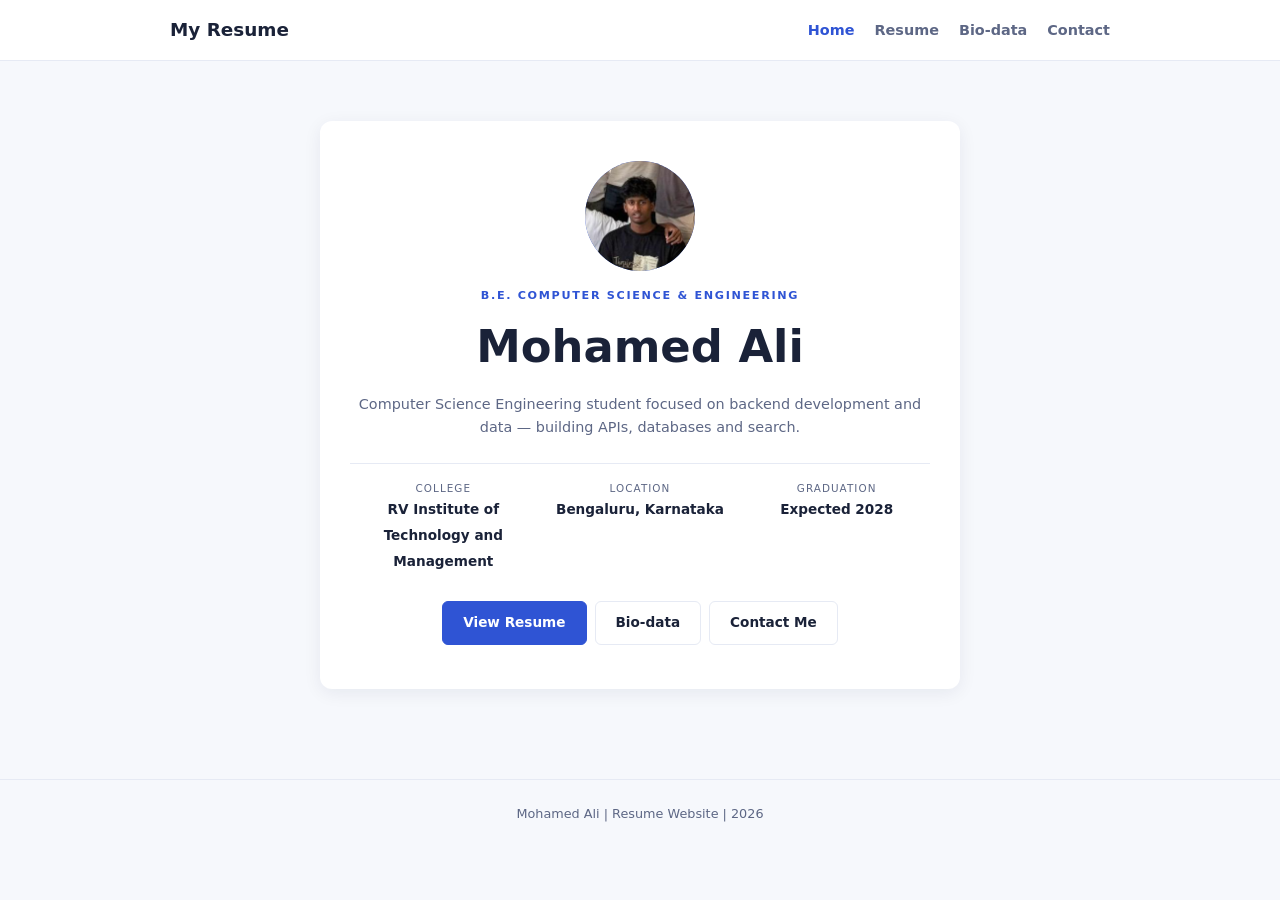
<file: index.html>
<!DOCTYPE html><html lang="en"><head><meta charset="UTF-8"><meta name="viewport" content="width=device-width,initial-scale=1"><title>Home | Mohamed Ali</title><link rel="stylesheet" href="css/style.css"></head><body>
<header class="nav"><div class="wrap"><a class="logo" href="index.html">My Resume</a><button id="menuBtn" aria-label="menu">&#9776;</button><nav><a href="index.html">Home</a><a href="resume.html">Resume</a><a href="bio-data.html">Bio-data</a><a href="contact.html">Contact</a></nav></div></header>
<main class="hero"><div class="wrap"><div class="card fade">
<img class="avatar" src="images/profile.jpg" alt="Mohamed Ali"><div class="tag">B.E. Computer Science &amp; Engineering</div>
<h1>Mohamed Ali</h1>
<p style="color:var(--muted)">Computer Science Engineering student focused on backend development and data — building APIs, databases and search.</p>
<div class="facts"><div><small>College</small><b>RV Institute of Technology and Management</b></div><div><small>Location</small><b>Bengaluru, Karnataka</b></div><div><small>Graduation</small><b>Expected 2028</b></div></div>
<a class="btn primary" href="resume.html">View Resume</a><a class="btn" href="bio-data.html">Bio-data</a><a class="btn" href="contact.html">Contact Me</a>
</div></div></main>
<footer>Mohamed Ali | Resume Website | 2026</footer><script src="https://code.jquery.com/jquery-3.7.1.min.js"></script><script src="js/script.js"></script></body></html>
</file>
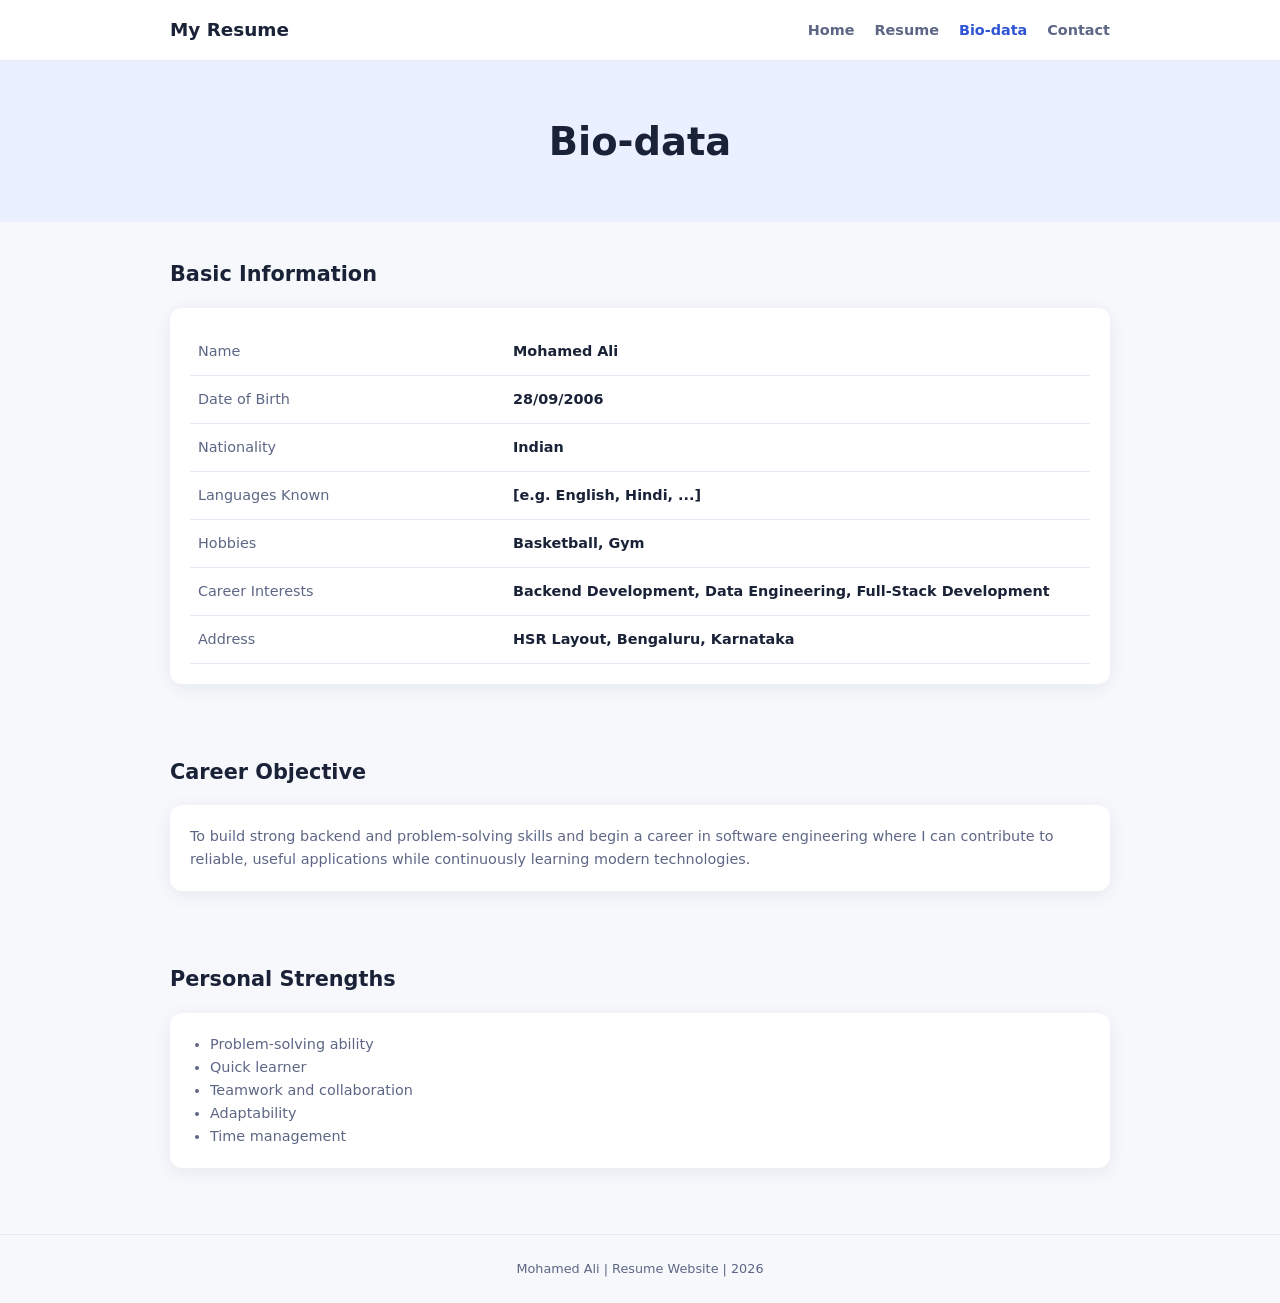
<file: bio-data.html>
<!DOCTYPE html><html lang="en"><head><meta charset="UTF-8"><meta name="viewport" content="width=device-width,initial-scale=1"><title>Bio-data | Mohamed Ali</title><link rel="stylesheet" href="css/style.css"></head><body>
<header class="nav"><div class="wrap"><a class="logo" href="index.html">My Resume</a><button id="menuBtn" aria-label="menu">&#9776;</button><nav><a href="index.html">Home</a><a href="resume.html">Resume</a><a href="bio-data.html">Bio-data</a><a href="contact.html">Contact</a></nav></div></header>
<div class="page-title"><h1>Bio-data</h1></div>
<main class="wrap">
<section><h2>Basic Information</h2><div class="card fade"><table>
<tr><td>Name</td><td>Mohamed Ali</td></tr>
<tr><td>Date of Birth</td><td>28/09/2006</td></tr>
<tr><td>Nationality</td><td>Indian</td></tr>
<tr><td>Languages Known</td><td>[e.g. English, Hindi, ...]</td></tr>
<tr><td>Hobbies</td><td>Basketball, Gym</td></tr>
<tr><td>Career Interests</td><td>Backend Development, Data Engineering, Full-Stack Development</td></tr>
<tr><td>Address</td><td>HSR Layout, Bengaluru, Karnataka</td></tr></table></div></section>
<section><h2>Career Objective</h2><div class="card fade"><p>To build strong backend and problem-solving skills and begin a career in software engineering where I can contribute to reliable, useful applications while continuously learning modern technologies.</p></div></section>
<section><h2>Personal Strengths</h2><div class="card fade"><ul class="list"><li>Problem-solving ability</li><li>Quick learner</li><li>Teamwork and collaboration</li><li>Adaptability</li><li>Time management</li></ul></div></section>
</main>
<footer>Mohamed Ali | Resume Website | 2026</footer><script src="https://code.jquery.com/jquery-3.7.1.min.js"></script><script src="js/script.js"></script></body></html>
</file>
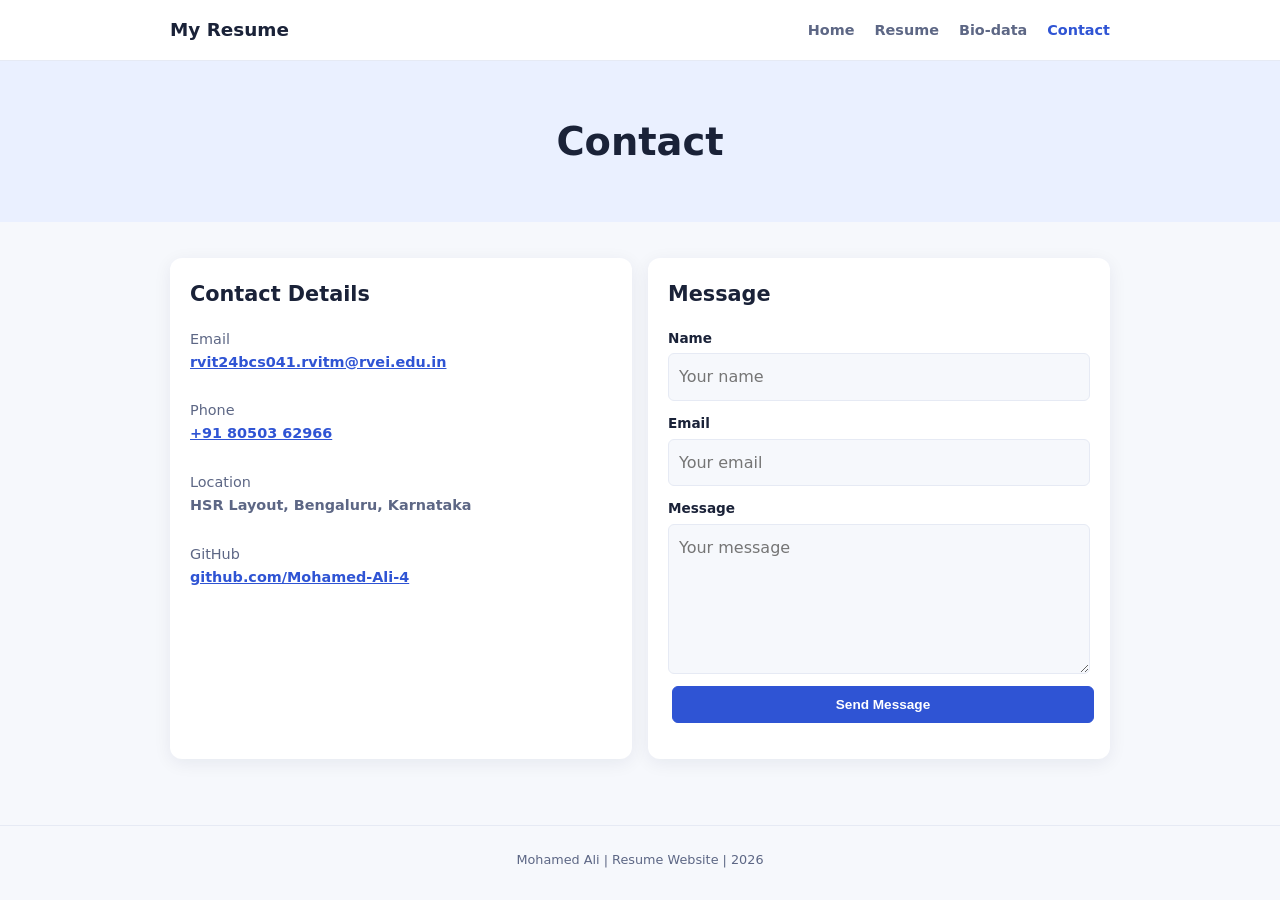
<file: contact.html>
<!DOCTYPE html><html lang="en"><head><meta charset="UTF-8"><meta name="viewport" content="width=device-width,initial-scale=1"><title>Contact | Mohamed Ali</title><link rel="stylesheet" href="css/style.css"></head><body>
<header class="nav"><div class="wrap"><a class="logo" href="index.html">My Resume</a><button id="menuBtn" aria-label="menu">&#9776;</button><nav><a href="index.html">Home</a><a href="resume.html">Resume</a><a href="bio-data.html">Bio-data</a><a href="contact.html">Contact</a></nav></div></header>
<div class="page-title"><h1>Contact</h1></div>
<main class="wrap"><section><div class="grid" style="grid-template-columns:repeat(auto-fit,minmax(280px,1fr))">
<div class="card fade"><h2>Contact Details</h2>
<p>Email<br><a href="mailto:rvit24bcs041.rvitm@rvei.edu.in"><b>rvit24bcs041.rvitm@rvei.edu.in</b></a></p><br>
<p>Phone<br><a href="tel:+918050362966"><b>+91 80503 62966</b></a></p><br>
<p>Location<br><b>HSR Layout, Bengaluru, Karnataka</b></p><br>
<p>GitHub<br><a href="https://github.com/Mohamed-Ali-4" target="_blank"><b>github.com/Mohamed-Ali-4</b></a></p></div>
<div class="card fade"><h2>Message</h2><form id="contactForm" novalidate>
<label for="name">Name</label><input id="name" placeholder="Your name"><div class="err"></div>
<label for="email">Email</label><input id="email" placeholder="Your email"><div class="err"></div>
<label for="message">Message</label><textarea id="message" rows="5" placeholder="Your message"></textarea><div class="err"></div>
<br><button class="btn primary" style="width:100%" type="submit">Send Message</button><div id="formMsg"></div></form></div>
</div></section></main>
<footer>Mohamed Ali | Resume Website | 2026</footer><script src="https://code.jquery.com/jquery-3.7.1.min.js"></script><script src="js/script.js"></script></body></html>
</file>
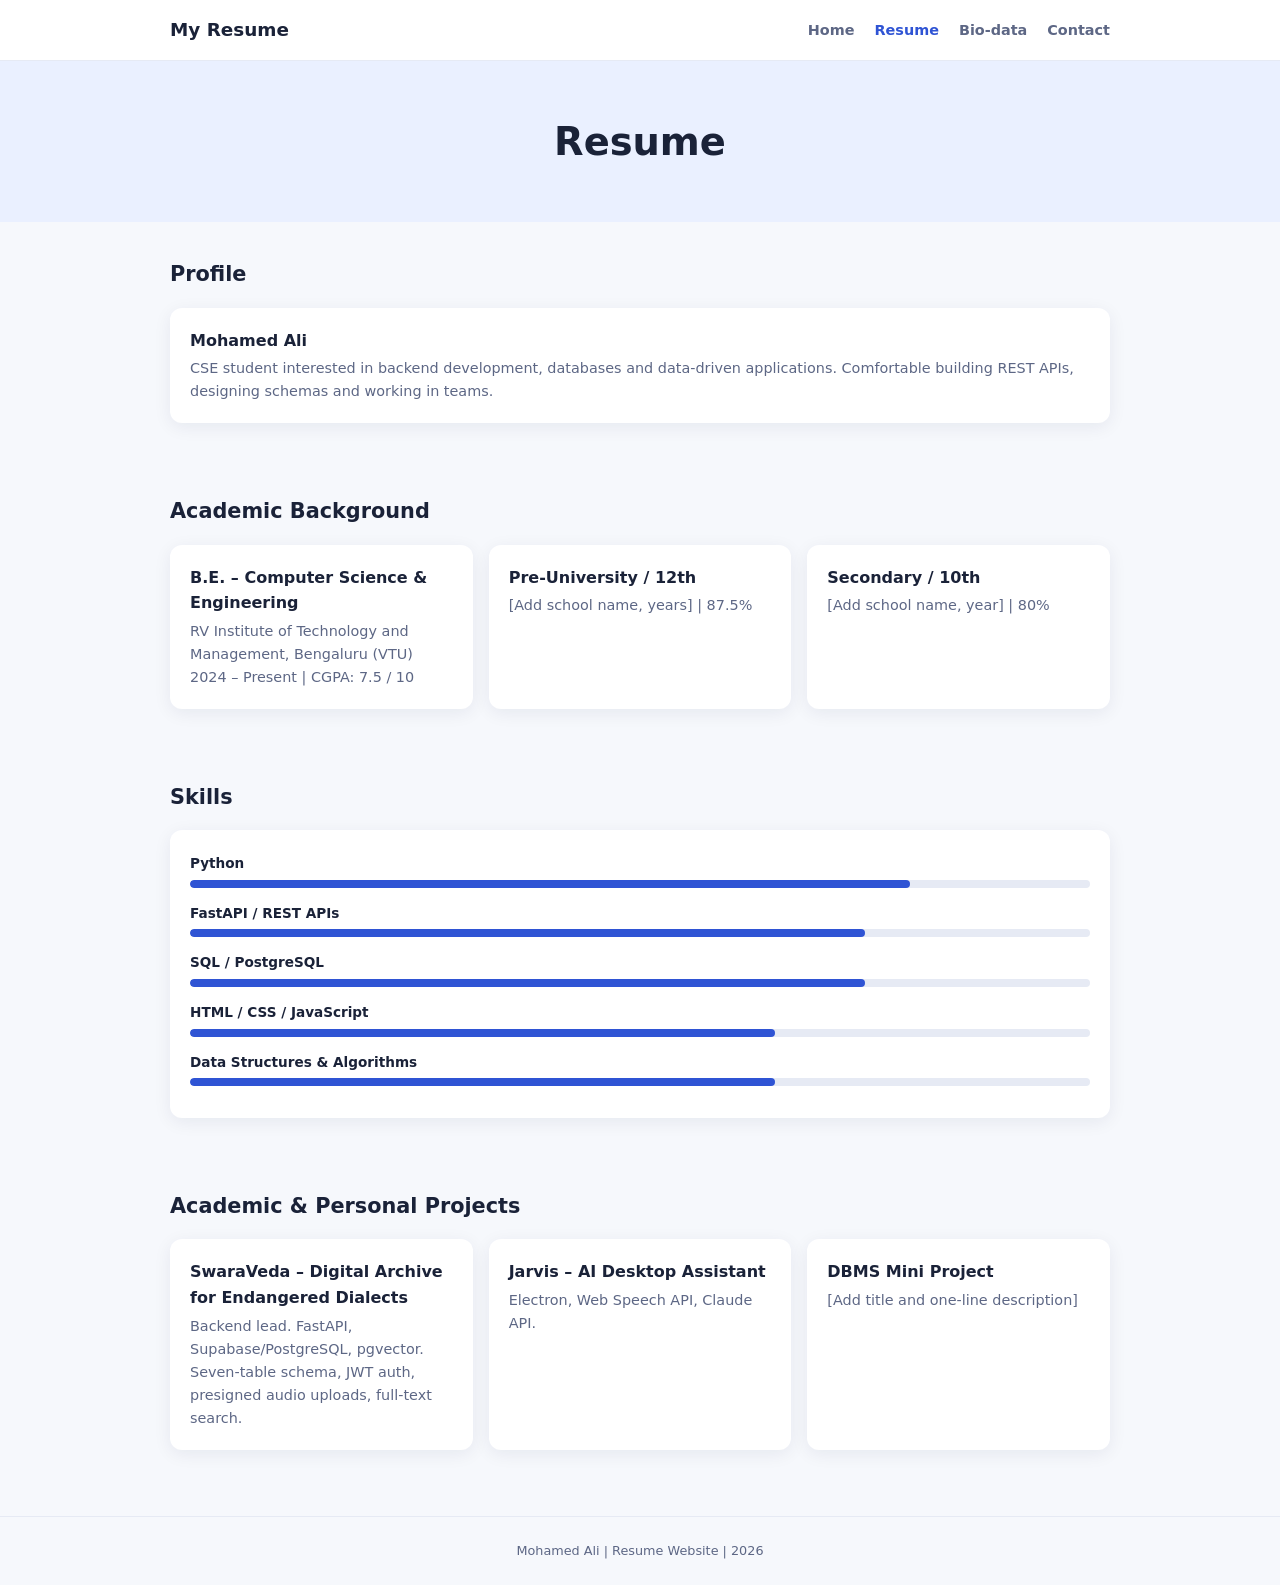
<file: resume.html>
<!DOCTYPE html><html lang="en"><head><meta charset="UTF-8"><meta name="viewport" content="width=device-width,initial-scale=1"><title>Resume | Mohamed Ali</title><link rel="stylesheet" href="css/style.css"></head><body>
<header class="nav"><div class="wrap"><a class="logo" href="index.html">My Resume</a><button id="menuBtn" aria-label="menu">&#9776;</button><nav><a href="index.html">Home</a><a href="resume.html">Resume</a><a href="bio-data.html">Bio-data</a><a href="contact.html">Contact</a></nav></div></header>
<div class="page-title"><h1>Resume</h1></div>
<main class="wrap">
<section><h2>Profile</h2><div class="card fade"><h3>Mohamed Ali</h3><p>CSE student interested in backend development, databases and data-driven applications. Comfortable building REST APIs, designing schemas and working in teams.</p></div></section>
<section><h2>Academic Background</h2><div class="grid">
<div class="card fade"><h3>B.E. – Computer Science &amp; Engineering</h3><p>RV Institute of Technology and Management, Bengaluru (VTU)<br>2024 – Present | CGPA: 7.5 / 10</p></div>
<div class="card fade"><h3>Pre-University / 12th</h3><p>[Add school name, years] | 87.5%</p></div>
<div class="card fade"><h3>Secondary / 10th</h3><p>[Add school name, year] | 80%</p></div></div></section>
<section><h2>Skills</h2><div class="card fade">
<div class="skill"><span>Python</span><div class="bar"><i data-w="80"></i></div></div>
<div class="skill"><span>FastAPI / REST APIs</span><div class="bar"><i data-w="75"></i></div></div>
<div class="skill"><span>SQL / PostgreSQL</span><div class="bar"><i data-w="75"></i></div></div>
<div class="skill"><span>HTML / CSS / JavaScript</span><div class="bar"><i data-w="65"></i></div></div>
<div class="skill"><span>Data Structures &amp; Algorithms</span><div class="bar"><i data-w="65"></i></div></div></div></section>
<section><h2>Academic &amp; Personal Projects</h2><div class="grid">
<div class="card fade"><h3>SwaraVeda – Digital Archive for Endangered Dialects</h3><p>Backend lead. FastAPI, Supabase/PostgreSQL, pgvector. Seven-table schema, JWT auth, presigned audio uploads, full-text search.</p></div>
<div class="card fade"><h3>Jarvis – AI Desktop Assistant</h3><p>Electron, Web Speech API, Claude API.</p></div>
<div class="card fade"><h3>DBMS Mini Project</h3><p>[Add title and one-line description]</p></div></div></section>
</main>
<footer>Mohamed Ali | Resume Website | 2026</footer><script src="https://code.jquery.com/jquery-3.7.1.min.js"></script><script src="js/script.js"></script></body></html>
</file>
<file: css/style.css>
:root{--bg:#f6f8fc;--card:#fff;--text:#1a2238;--muted:#5d6785;--accent:#2f54d4;--hero:#eaf0ff;--line:#e6eaf4}
@media(prefers-color-scheme:dark){:root{--bg:#0f1424;--card:#171e33;--text:#e8ecf8;--muted:#9aa5c4;--accent:#6c8cff;--hero:#16203d;--line:#252e4a}}
*{box-sizing:border-box;margin:0;padding:0}
body{font-family:'Segoe UI',system-ui,sans-serif;background:var(--bg);color:var(--text);line-height:1.6}
a{color:var(--accent)}
.wrap{max-width:980px;margin:0 auto;padding:0 20px}
header.nav{background:var(--card);border-bottom:1px solid var(--line);position:sticky;top:0;z-index:10}
header.nav .wrap{display:flex;justify-content:space-between;align-items:center;height:60px}
.logo{font-weight:800;font-size:1.15rem;text-decoration:none;color:var(--text)}
nav a{margin-left:20px;text-decoration:none;color:var(--muted);font-size:.9rem;font-weight:600}
nav a.active,nav a:hover{color:var(--accent)}
#menuBtn{display:none;background:none;border:0;font-size:1.5rem;color:var(--text);cursor:pointer}
.page-title{background:var(--hero);text-align:center;padding:50px 20px}
.page-title h1{font-size:2.4rem}
section{padding:36px 0}
section h2{margin-bottom:16px;font-size:1.3rem}
.card{background:var(--card);border-radius:12px;padding:20px;box-shadow:0 4px 18px rgba(20,30,70,.07);transition:transform .2s}
.card:hover{transform:translateY(-3px)}
.card h3{font-size:1rem;margin-bottom:4px}
.card p,.card li{color:var(--muted);font-size:.9rem}
.grid{display:grid;grid-template-columns:repeat(auto-fit,minmax(250px,1fr));gap:16px}
.hero{padding:60px 0}
.hero .card{max-width:640px;margin:auto;text-align:center;padding:40px 30px}
.avatar{width:110px;height:110px;border-radius:50%;background:var(--accent);color:#fff;display:flex;align-items:center;justify-content:center;font-size:2.4rem;font-weight:700;margin:0 auto 16px}
.tag{font-size:.7rem;letter-spacing:.15em;color:var(--accent);font-weight:700;text-transform:uppercase}
.hero h1{font-size:2.8rem;margin:6px 0 10px}
.facts{display:grid;grid-template-columns:repeat(3,1fr);border-top:1px solid var(--line);margin:24px 0;padding-top:16px;gap:10px}
.facts small{display:block;font-size:.65rem;letter-spacing:.1em;color:var(--muted);text-transform:uppercase}
.facts b{font-size:.85rem}
.btn{display:inline-block;padding:10px 20px;border-radius:6px;border:1px solid var(--line);text-decoration:none;font-weight:600;font-size:.85rem;color:var(--text);margin:4px;cursor:pointer;background:var(--card)}
.btn.primary{background:var(--accent);color:#fff;border-color:var(--accent)}
.skill{margin-bottom:12px}
.skill span{font-size:.85rem;font-weight:600}
.bar{height:8px;background:var(--line);border-radius:6px;overflow:hidden;margin-top:4px}
.bar i{display:block;height:100%;width:0;background:var(--accent);border-radius:6px;transition:width 1s ease}
table{width:100%;border-collapse:collapse}
td{padding:12px 8px;border-bottom:1px solid var(--line);font-size:.9rem}
td:first-child{color:var(--muted);width:35%}
td:last-child{font-weight:600}
ul.list{padding-left:20px}
form label{display:block;font-weight:600;font-size:.85rem;margin:12px 0 4px}
input,textarea{width:100%;padding:10px;border:1px solid var(--line);border-radius:6px;background:var(--bg);color:var(--text);font:inherit}
.err{color:#d33;font-size:.8rem;display:none}
#formMsg{margin-top:12px;font-weight:600;color:#1f9d55}
footer{text-align:center;padding:24px;font-size:.8rem;color:var(--muted);border-top:1px solid var(--line);margin-top:30px}
.fade{opacity:0;transform:translateY(14px);transition:.6s}
.fade.show{opacity:1;transform:none}
@media(max-width:640px){#menuBtn{display:block}nav{display:none;position:absolute;top:60px;left:0;right:0;background:var(--card);padding:10px 20px;border-bottom:1px solid var(--line)}nav.open{display:block}nav a{display:block;margin:10px 0}.facts{grid-template-columns:1fr}.hero h1{font-size:2rem}}
.avatar{object-fit:cover;object-position:center 30%;display:block}
</file>
